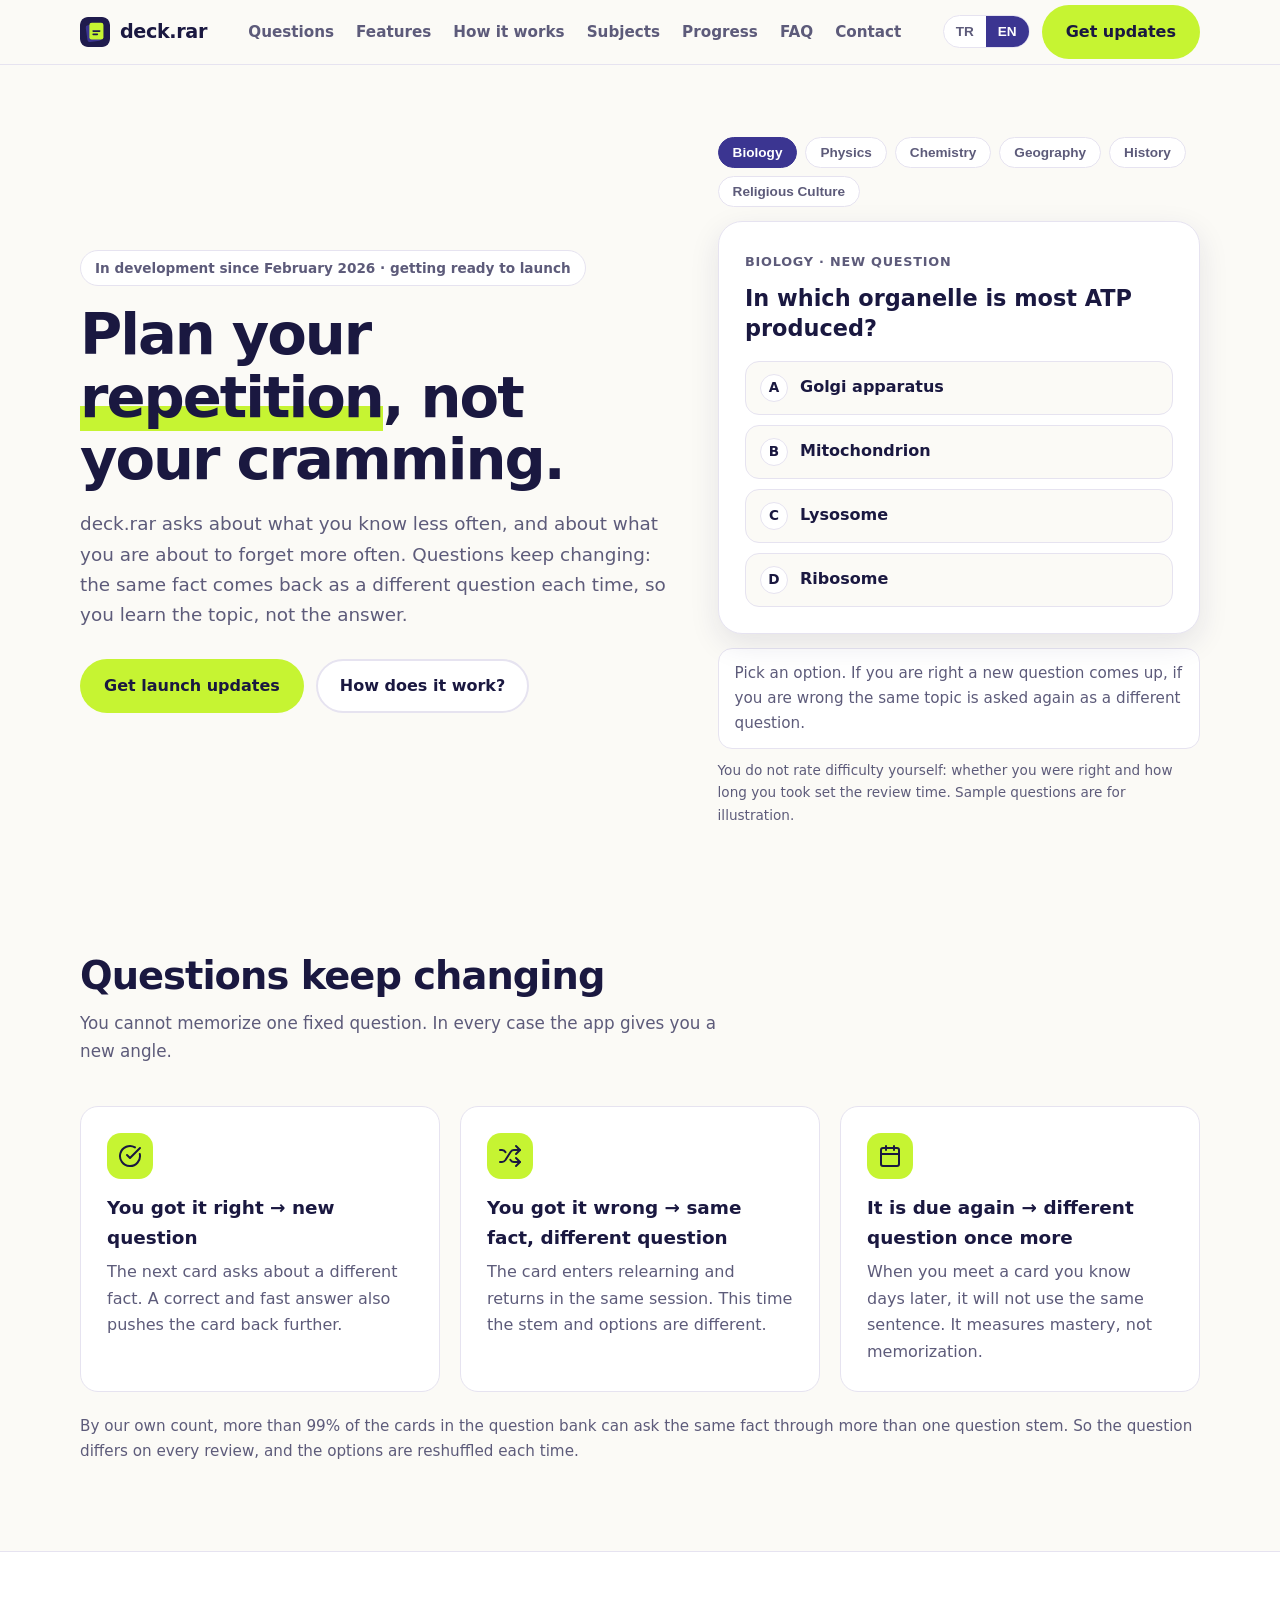
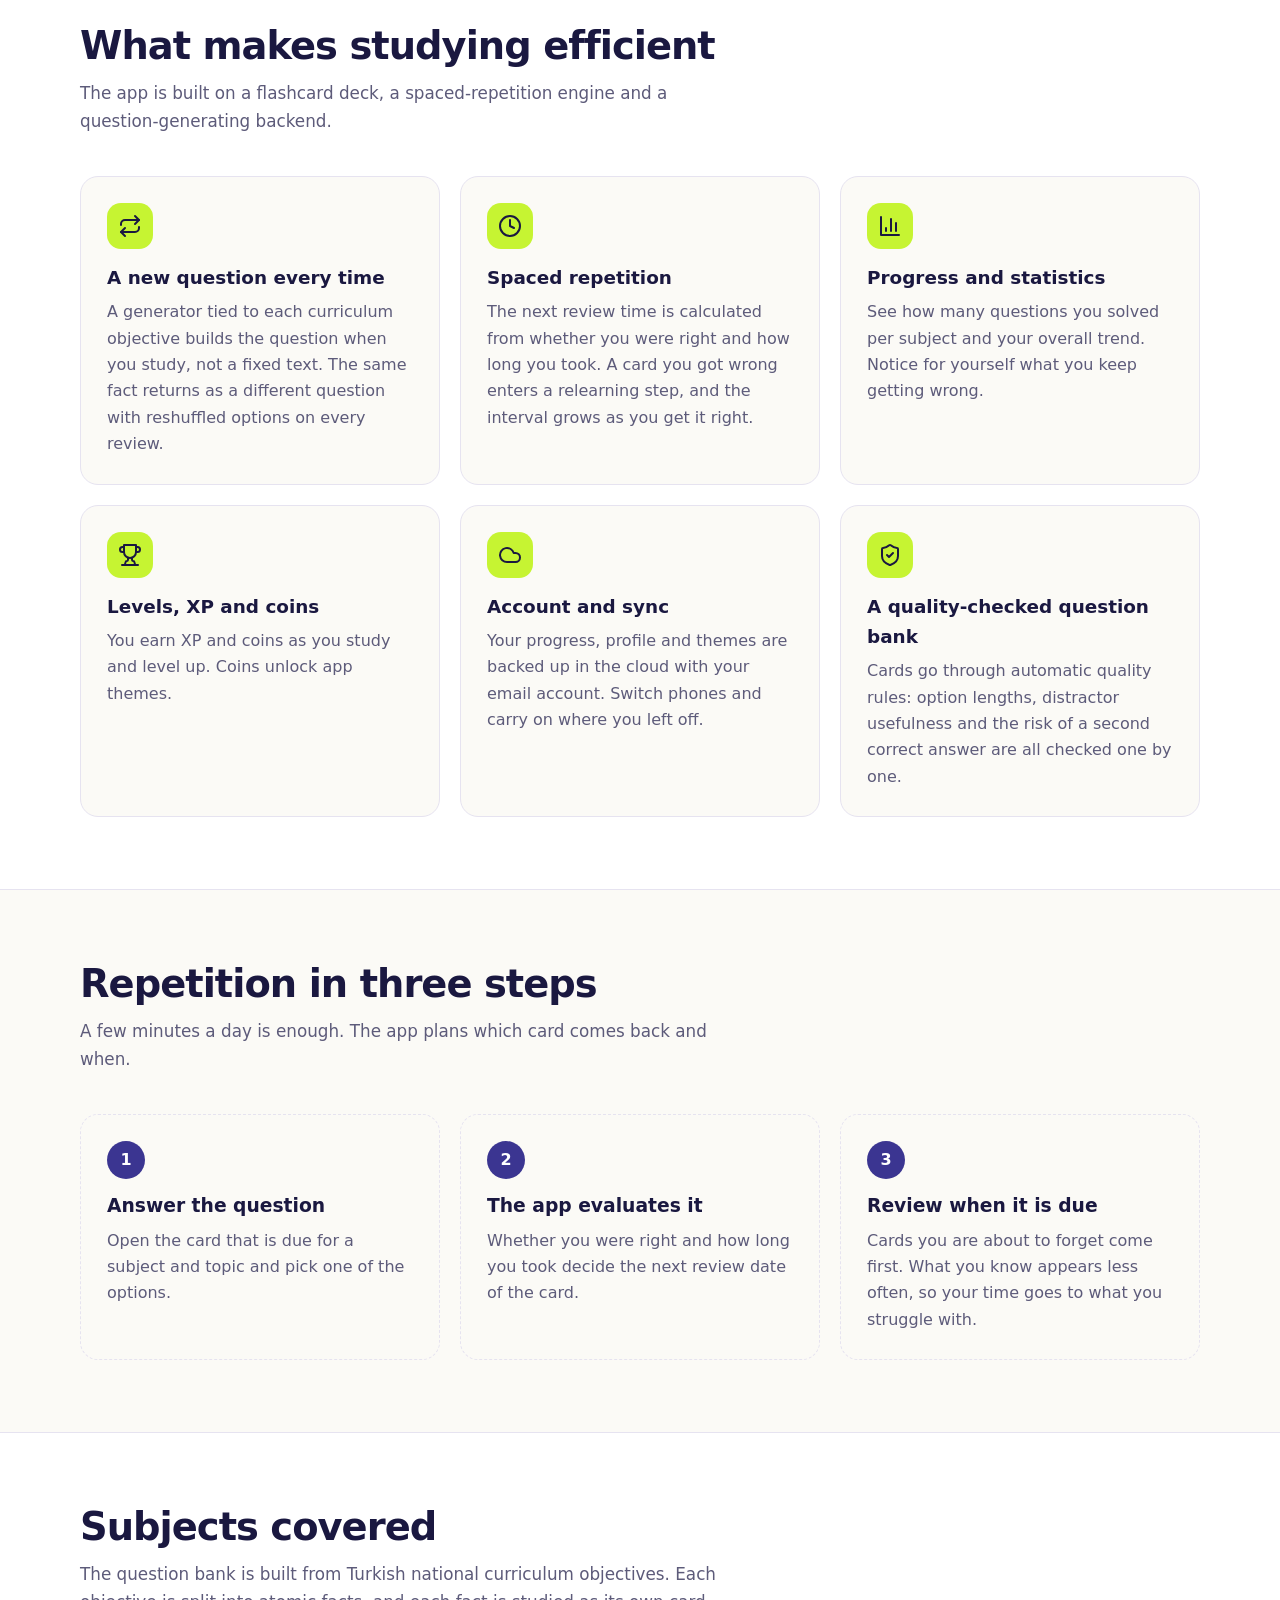
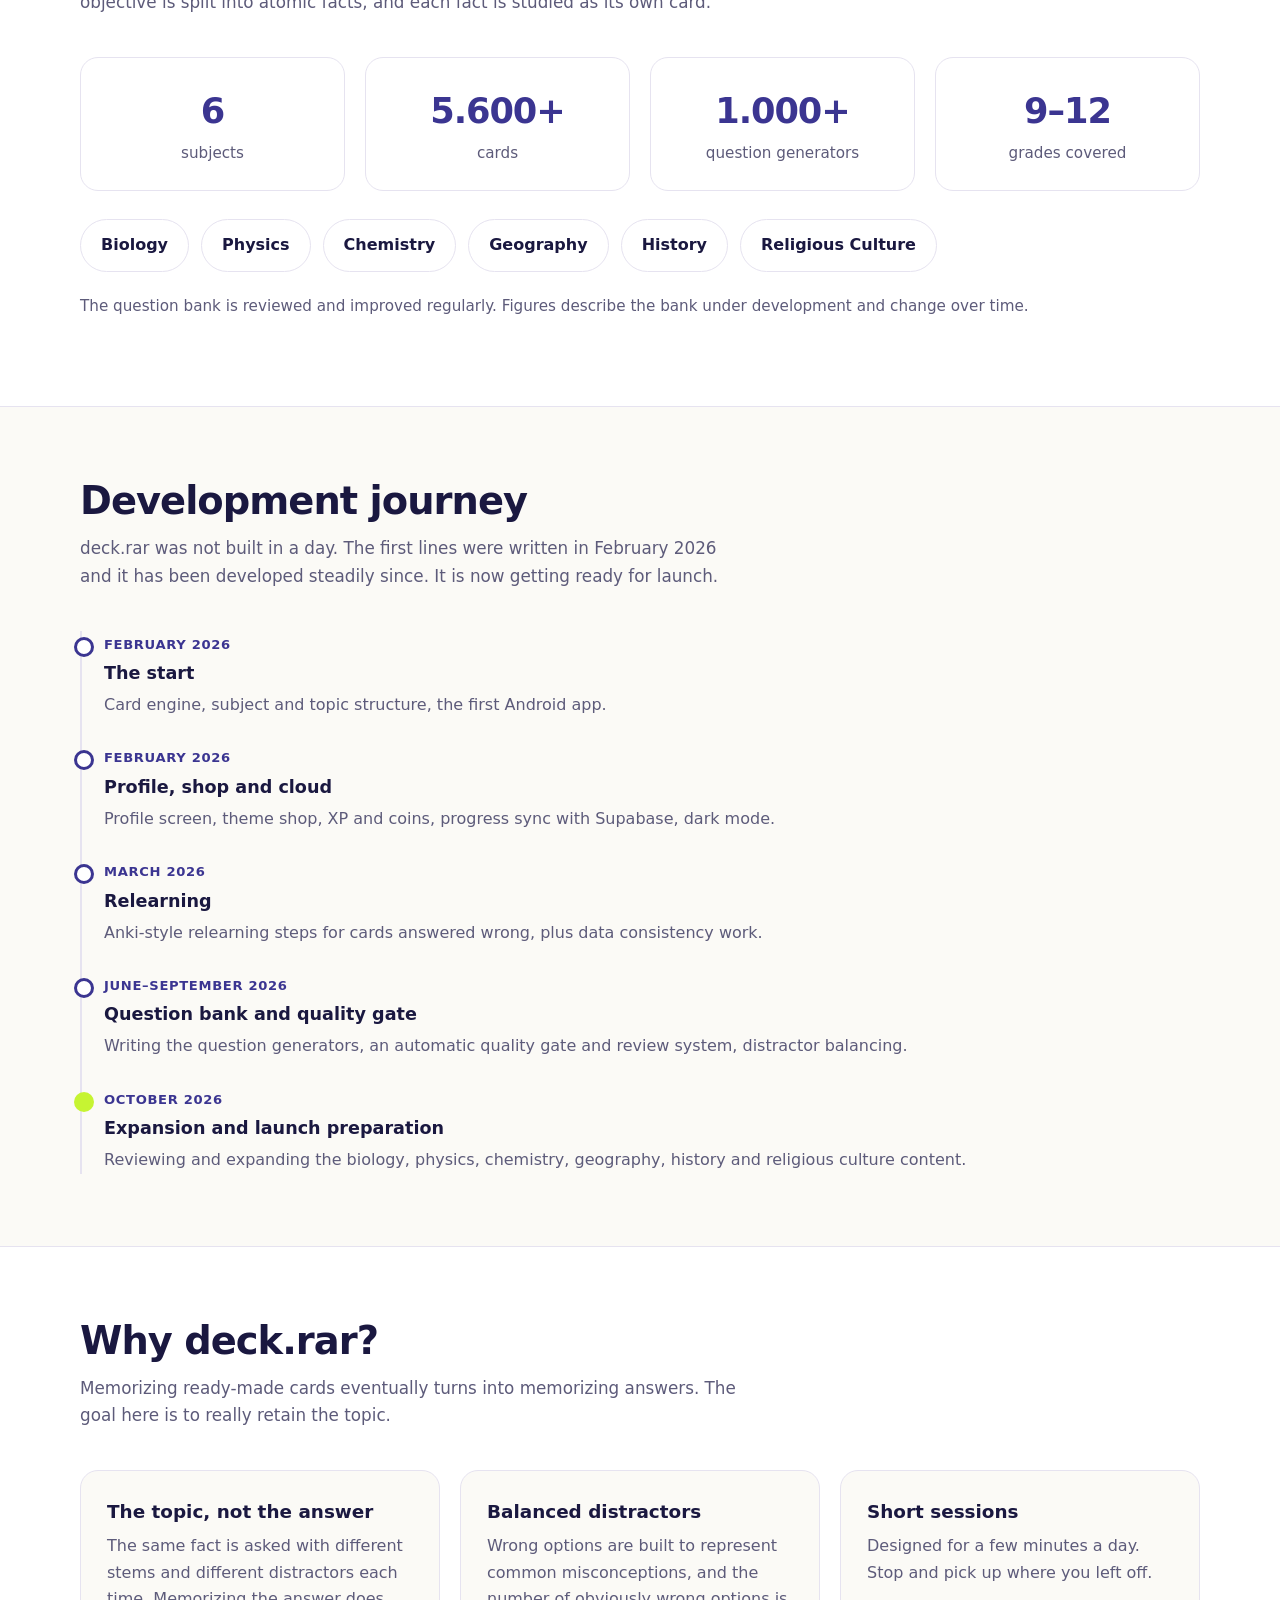
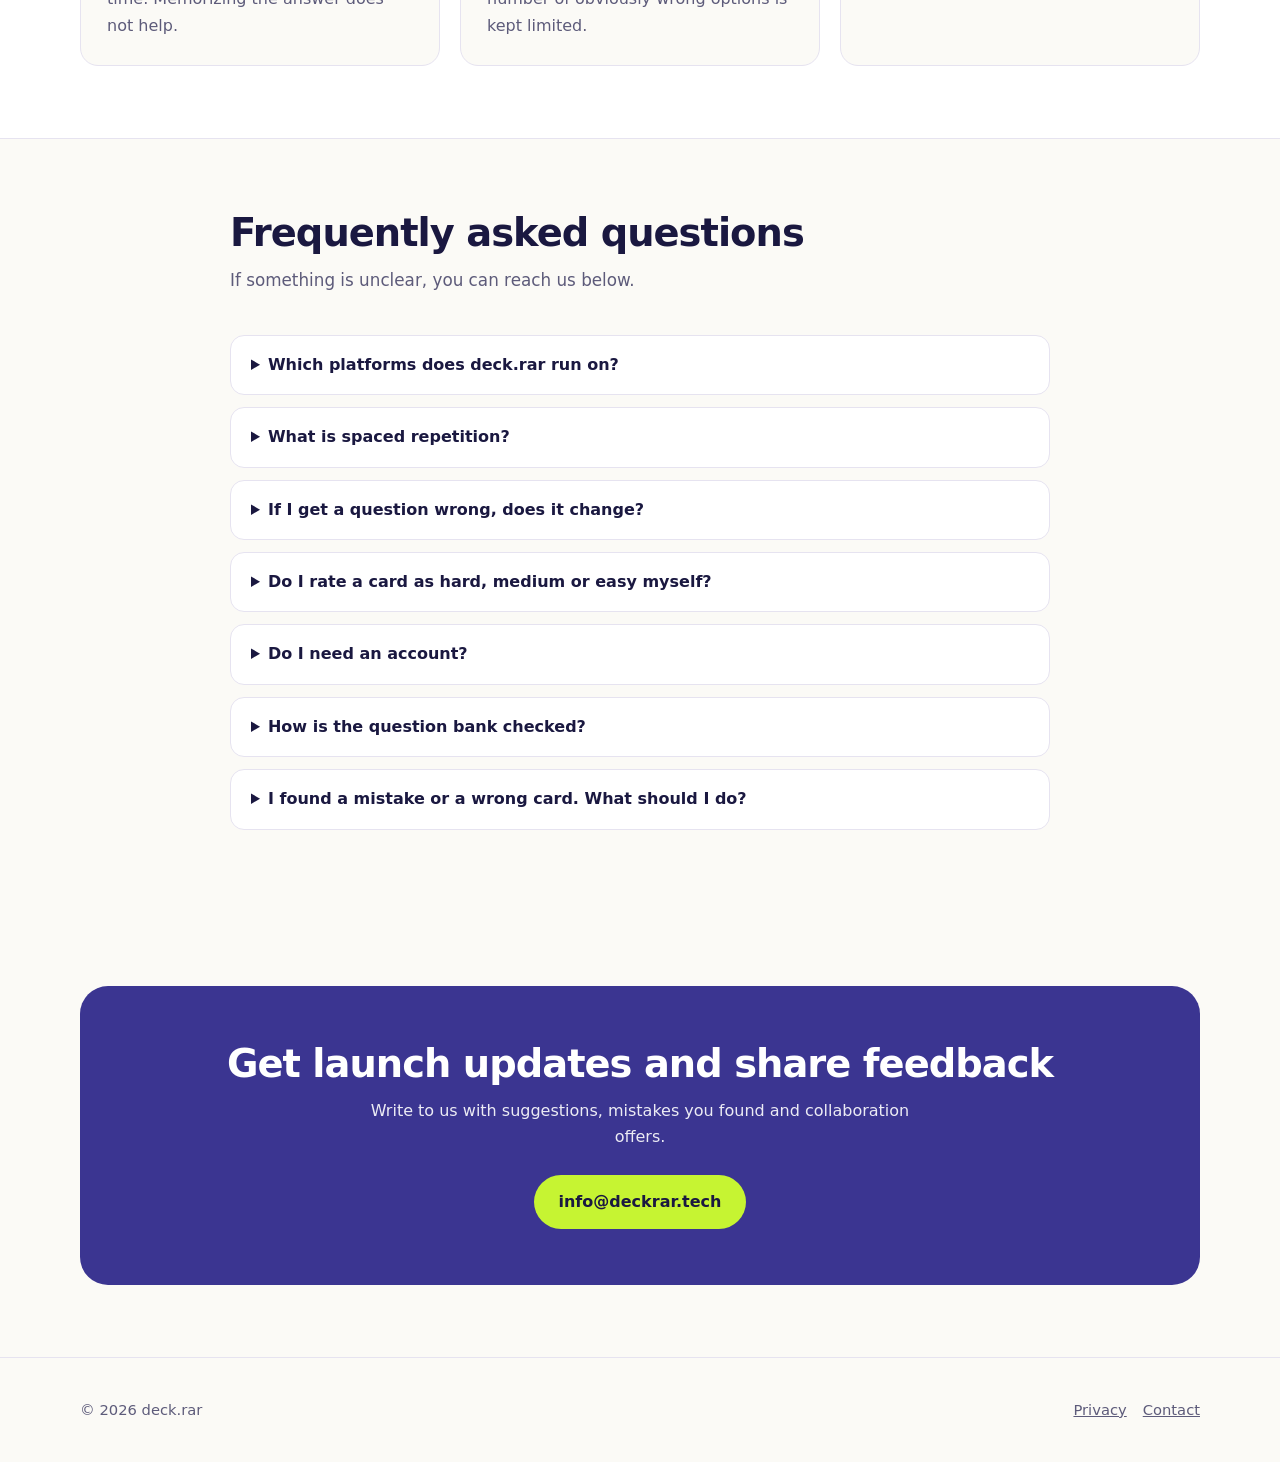
<file: index.html>
<!doctype html>
<html lang="tr">
<head>
<meta charset="utf-8">
<meta name="viewport" content="width=device-width,initial-scale=1">
<title>deck.rar · YKS için aralıklı tekrar kartları</title>
<meta name="description" content="deck.rar, YKS'ye hazırlananlar için her seferinde yeniden üretilen sorularla aralıklı tekrar yapan Android flashcard uygulamasıdır.">
<link rel="icon" href="favicon.svg" type="image/svg+xml">
<link rel="canonical" href="https://deckrar.tech/">
<meta property="og:title" content="deck.rar · YKS için aralıklı tekrar kartları">
<meta property="og:description" content="Her tekrarda yeniden üretilen sorular, aralıklı tekrar, ilerleme takibi.">
<meta property="og:type" content="website">
<meta property="og:url" content="https://deckrar.tech/">
<link rel="stylesheet" href="style.css">
<script src="i18n.js" defer></script>
<script src="demo.js" defer></script>
</head>
<body>
<header class="nav">
  <div class="wrap">
    <a class="logo" href="#top"><img src="favicon.svg" alt="">deck.rar</a>
    <nav><ul>
      <li><a href="#degisir" data-i18n="nav.changes">Sorular</a></li>
      <li><a href="#ozellikler" data-i18n="nav.features">Özellikler</a></li>
      <li><a href="#nasil" data-i18n="nav.how">Nasıl çalışır</a></li>
      <li><a href="#dersler" data-i18n="nav.subjects">Dersler</a></li>
      <li><a href="#gelisim" data-i18n="nav.journey">Gelişim</a></li>
      <li><a href="#sss" data-i18n="nav.faq">SSS</a></li>
      <li><a href="#iletisim" data-i18n="nav.contact">İletişim</a></li>
    </ul></nav>
    <div class="nav-right">
      <div class="lang" role="group" aria-label="Language">
        <button type="button" data-lang-btn="tr" aria-pressed="true">TR</button>
        <button type="button" data-lang-btn="en" aria-pressed="false">EN</button>
      </div>
      <a class="btn btn-primary" href="#iletisim" data-i18n="nav.cta">Haberdar ol</a>
    </div>
  </div>
</header>

<main id="top" class="wrap">
  <div class="hero">
    <div>
      <span class="eyebrow" data-i18n="hero.badge">Şubat 2026'dan beri geliştiriliyor · yayına hazırlanıyor</span>
      <h1><span data-i18n="hero.h1a">Ezberi değil, </span><em data-i18n="hero.h1b">tekrarı</em><span data-i18n="hero.h1c"> planla.</span></h1>
      <p class="lead" data-i18n="hero.lead">deck.rar, bildiğin konuyu seyrek, unutmaya yaklaştığın konuyu sık sorar. Kartların çoğu her açılışta yeniden üretilir, böylece cevabı değil konuyu öğrenirsin.</p>
      <div class="cta">
        <a class="btn btn-primary" href="#iletisim" data-i18n="hero.cta1">Gelişmelerden haberdar ol</a>
        <a class="btn btn-ghost" href="#nasil" data-i18n="hero.cta2">Nasıl çalışır?</a>
      </div>
    </div>
    <div class="demo">
      <div class="subj-tabs" role="group" aria-label="Ders / Subject">
        <button type="button" data-subj="bio" aria-pressed="true" data-i18n="sub.bio">Biyoloji</button>
        <button type="button" data-subj="fiz" aria-pressed="false" data-i18n="sub.phy">Fizik</button>
        <button type="button" data-subj="kim" aria-pressed="false" data-i18n="sub.chem">Kimya</button>
        <button type="button" data-subj="cog" aria-pressed="false" data-i18n="sub.geo">Coğrafya</button>
        <button type="button" data-subj="tar" aria-pressed="false" data-i18n="sub.hist">Tarih</button>
        <button type="button" data-subj="din" aria-pressed="false" data-i18n="sub.rel">Din Kültürü</button>
      </div>
      <div class="qcard" id="qcard">
        <span class="tag" id="qtag"></span>
        <p class="q" id="qtext"></p>
        <div class="opts" id="opts"></div>
      </div>
      <div class="result" id="result" aria-live="polite"></div>
      <p class="rate-note" data-i18n="demo.note">Zorluğu sen işaretlemezsin: cevabın doğruluğu ve süresi tekrar zamanını belirler. Örnek sorular tanıtım içindir.</p>
    </div>
  </div>
</main>

<section id="degisir">
  <div class="wrap">
    <h2 data-i18n="al.h2">Sorular hep değişir</h2>
    <p class="sub" data-i18n="al.sub">Aynı soruyu iki kez ezberleyemezsin. Her durumda uygulama sana yeni bir bakış açısı verir.</p>
    <div class="grid">
      <div class="feat"><div class="ico"><svg viewBox="0 0 24 24" width="24" height="24" aria-hidden="true" focusable="false"><path d="M21.801 10A10 10 0 1 1 17 3.335"/><path d="m9 11 3 3L22 4"/></svg></div><h3 data-i18n="al1.h">Doğru bildin → yeni soru</h3><p data-i18n="al1.p">Sıradaki kart farklı bir olguyu sorar. Doğru ve hızlı cevap kartın dönüşünü de geciktirir.</p></div>
      <div class="feat"><div class="ico"><svg viewBox="0 0 24 24" width="24" height="24" aria-hidden="true" focusable="false"><path d="m18 14 4 4-4 4"/><path d="m18 2 4 4-4 4"/><path d="M2 18h1.973a4 4 0 0 0 3.3-1.7l5.454-8.6a4 4 0 0 1 3.3-1.7H22"/><path d="M2 6h1.972a4 4 0 0 1 3.6 2.2"/><path d="M22 18h-6.041a4 4 0 0 1-3.3-1.8l-.359-.45"/></svg></div><h3 data-i18n="al2.h">Yanlış bildin → aynı olgu, farklı soru</h3><p data-i18n="al2.p">Kart tekrar öğrenme aşamasına girer ve aynı oturumda yeniden gelir. Bu sefer soru kökü ve şıklar farklıdır.</p></div>
      <div class="feat"><div class="ico"><svg viewBox="0 0 24 24" width="24" height="24" aria-hidden="true" focusable="false"><path d="M8 2v4"/><path d="M16 2v4"/><rect width="18" height="18" x="3" y="4" rx="2"/><path d="M3 10h18"/></svg></div><h3 data-i18n="al3.h">Tekrar vakti geldi → yine farklı soru</h3><p data-i18n="al3.p">Bildiğin kartı günler sonra gördüğünde de aynı cümleyle karşılaşmazsın. Ezber değil, konu hakimiyeti ölçülür.</p></div>
    </div>
    <p class="note" data-i18n="al.note">Ölçümümüze göre soru bankasındaki kartların %99'undan fazlasında aynı olgu birden çok soru köküyle sorulabiliyor. Bu yüzden her tekrarda soru farklı gelir, şıklar ise her seferinde yeniden karışır.</p>
  </div>
</section>

<section class="alt" id="ozellikler">
  <div class="wrap">
    <h2 data-i18n="feat.h2">Çalışmayı verimli yapan şeyler</h2>
    <p class="sub" data-i18n="feat.sub">Uygulamanın temelinde kart destesi, aralıklı tekrar motoru ve soru üreten bir altyapı var.</p>
    <div class="grid">
      <div class="feat"><div class="ico"><svg viewBox="0 0 24 24" width="24" height="24" aria-hidden="true" focusable="false"><path d="m17 2 4 4-4 4"/><path d="M3 11v-1a4 4 0 0 1 4-4h14"/><path d="m7 22-4-4 4-4"/><path d="M21 13v1a4 4 0 0 1-4 4H3"/></svg></div><h3 data-i18n="f1.h">Her seferinde yeni soru</h3><p data-i18n="f1.p">Soruyu veritabanı değil, kazanıma bağlı bir üretici kod çalışma anında oluşturur. Aynı kart her açılışta farklı şıklarla gelir, kartın türüne göre soru metni de değişebilir.</p></div>
      <div class="feat"><div class="ico"><svg viewBox="0 0 24 24" width="24" height="24" aria-hidden="true" focusable="false"><circle cx="12" cy="12" r="10"/><path d="M12 6v6l4 2"/></svg></div><h3 data-i18n="f2.h">Aralıklı tekrar</h3><p data-i18n="f2.p">Her cevabın doğruluğuna ve süresine göre bir sonraki tekrar zamanı hesaplanır. Yanlış bildiğin kart yeniden öğrenme adımına girer, doğru bildikçe aralık uzar.</p></div>
      <div class="feat"><div class="ico"><svg viewBox="0 0 24 24" width="24" height="24" aria-hidden="true" focusable="false"><path d="M3 3v18h18"/><path d="M18 17V9"/><path d="M13 17V5"/><path d="M8 17v-3"/></svg></div><h3 data-i18n="f3.h">İlerleme ve istatistik</h3><p data-i18n="f3.p">Ders bazında çözülen soru sayısını ve genel gidişini ekranda gör. Neyi sık yanlış yaptığını kendin fark et.</p></div>
      <div class="feat"><div class="ico"><svg viewBox="0 0 24 24" width="24" height="24" aria-hidden="true" focusable="false"><path d="M6 9H4.5a2.5 2.5 0 0 1 0-5H6"/><path d="M18 9h1.5a2.5 2.5 0 0 0 0-5H18"/><path d="M4 22h16"/><path d="M10 14.66V17c0 .55-.47.98-1.97 1.21C7.85 18.75 7 20.24 7 22"/><path d="M14 14.66V17c0 .55.47.98 1.97 1.21C16.15 18.75 17 20.24 17 22"/><path d="M18 2H6v7a6 6 0 0 0 12 0V2Z"/></svg></div><h3 data-i18n="f4.h">Seviye, XP ve coin</h3><p data-i18n="f4.p">Çalıştıkça XP ve coin kazanırsın, seviye atlarsın. Coin ile uygulama temalarını açabilirsin.</p></div>
      <div class="feat"><div class="ico"><svg viewBox="0 0 24 24" width="24" height="24" aria-hidden="true" focusable="false"><path d="M17.5 19H9a7 7 0 1 1 6.71-9h1.79a4.5 4.5 0 1 1 0 9Z"/></svg></div><h3 data-i18n="f5.h">Hesap ve senkronizasyon</h3><p data-i18n="f5.p">E-posta hesabınla ilerlemen, profilin ve temaların bulutta yedeklenir. Telefon değiştirsen de kaldığın yerden devam edersin.</p></div>
      <div class="feat"><div class="ico"><svg viewBox="0 0 24 24" width="24" height="24" aria-hidden="true" focusable="false"><path d="M20 13c0 5-3.5 7.5-7.66 8.95a1 1 0 0 1-.67-.01C7.5 20.5 4 18 4 13V6a1 1 0 0 1 1-1c2 0 4.5-1.2 6.24-2.72a1.17 1.17 0 0 1 1.52 0C14.51 3.81 17 5 19 5a1 1 0 0 1 1 1z"/><path d="m9 12 2 2 4-4"/></svg></div><h3 data-i18n="f6.h">Kalite kontrollü soru bankası</h3><p data-i18n="f6.p">Kartlar otomatik kalite kurallarından geçer: şık uzunlukları, çeldirici işlevi, ikinci doğru cevap riski gibi sorunlar tek tek denetlenir.</p></div>
    </div>
  </div>
</section>

<section id="nasil">
  <div class="wrap">
    <h2 data-i18n="how.h2">Üç adımda tekrar</h2>
    <p class="sub" data-i18n="how.sub">Her gün birkaç dakika yeter. Hangi kartın ne zaman geleceğini uygulama planlar.</p>
    <div class="steps">
      <div class="step"><h3 data-i18n="s1.h">Soruyu çöz</h3><p data-i18n="s1.p">Ders ve konuya göre sana sıra gelen kartı aç, şıklardan birini seç.</p></div>
      <div class="step"><h3 data-i18n="s2.h">Uygulama değerlendirir</h3><p data-i18n="s2.p">Doğru ya da yanlış olması ve ne kadar sürede cevapladığın, kartın bir sonraki tekrar tarihini belirler.</p></div>
      <div class="step"><h3 data-i18n="s3.h">Zamanı gelince tekrarla</h3><p data-i18n="s3.p">Unutmaya yaklaştığın kartlar öne gelir. Bildiklerin seyrekleşir, çalışma süren zorlandığın konulara gider.</p></div>
    </div>
  </div>
</section>

<section class="alt" id="dersler">
  <div class="wrap">
    <h2 data-i18n="sub.h2">Kapsanan dersler</h2>
    <p class="sub" data-i18n="sub.sub">Soru bankası MEB kazanımlarına göre kurulur. Her kazanım atomik olgulara bölünür ve bu olguların her biri ayrı bir kart olarak çalışılır.</p>
    <div class="stats">
      <div class="stat"><b>6</b><span data-i18n="st1">ders</span></div>
      <div class="stat"><b>5.600+</b><span data-i18n="st2">kart</span></div>
      <div class="stat"><b>1.000+</b><span data-i18n="st3">soru üretici</span></div>
      <div class="stat"><b>9–12</b><span data-i18n="st4">sınıf kazanımları</span></div>
    </div>
    <div class="chips" style="margin-top:28px">
      <span class="chip" data-i18n="sub.bio">Biyoloji</span><span class="chip" data-i18n="sub.phy">Fizik</span><span class="chip" data-i18n="sub.chem">Kimya</span>
      <span class="chip" data-i18n="sub.geo">Coğrafya</span><span class="chip" data-i18n="sub.hist">Tarih</span><span class="chip" data-i18n="sub.rel">Din Kültürü</span>
    </div>
    <p class="note" data-i18n="sub.note">Soru bankası düzenli olarak denetlenip iyileştirilir. Sayılar geliştirme aşamasındaki bankaya aittir ve zamanla değişir.</p>
  </div>
</section>

<section id="gelisim">
  <div class="wrap">
    <h2 data-i18n="j.h2">Gelişim süreci</h2>
    <p class="sub" data-i18n="j.sub">deck.rar bir günde yapılmış bir proje değil. İlk satırları Şubat 2026'da yazıldı ve düzenli olarak geliştirilmeye devam ediyor. Şu anda yayına hazırlık aşamasında.</p>
    <ol class="timeline">
      <li><span class="when" data-i18n="j1.d">Şubat 2026</span><h3 data-i18n="j1.h">Başlangıç</h3><p data-i18n="j1.p">Kart motoru, ders ve konu yapısı, ilk Android uygulaması.</p></li>
      <li><span class="when" data-i18n="j2.d">Şubat 2026</span><h3 data-i18n="j2.h">Profil, mağaza ve bulut</h3><p data-i18n="j2.p">Profil ekranı, tema mağazası, XP ve coin, Supabase ile ilerleme senkronizasyonu, koyu tema.</p></li>
      <li><span class="when" data-i18n="j3.d">Mart 2026</span><h3 data-i18n="j3.h">Yeniden öğrenme</h3><p data-i18n="j3.p">Yanlış bilinen kartlar için Anki tarzı yeniden öğrenme adımları ve veri tutarlılığı çalışmaları.</p></li>
      <li><span class="when" data-i18n="j4.d">Haziran–Eylül 2026</span><h3 data-i18n="j4.h">Soru bankası ve kalite kapısı</h3><p data-i18n="j4.p">Soru üreticilerinin yazılması, otomatik kalite kapısı ve inceleme sistemi, çeldirici dengeleme.</p></li>
      <li class="now"><span class="when" data-i18n="j5.d">Ekim 2026</span><h3 data-i18n="j5.h">Genişleme ve yayına hazırlık</h3><p data-i18n="j5.p">Biyoloji, fizik, kimya, coğrafya, tarih ve din kültürü içeriğinin denetimi ve genişletilmesi.</p></li>
    </ol>
  </div>
</section>

<section class="alt" id="neden">
  <div class="wrap">
    <h2 data-i18n="why.h2">Neden deck.rar?</h2>
    <p class="sub" data-i18n="why.sub">Hazır kartı ezberlemek bir noktada cevabı ezberlemeye dönüşür. Burada amaç konuyu gerçekten tutmak.</p>
    <div class="grid">
      <div class="feat"><h3 data-i18n="w1.h">Cevap değil konu</h3><p data-i18n="w1.p">Üretilen sorular aynı olguyu farklı köklerle ve farklı çeldiricilerle sorar.</p></div>
      <div class="feat"><h3 data-i18n="w2.h">Dengeli çeldiriciler</h3><p data-i18n="w2.p">Yanlış şıklar bilinen yanılgıları temsil edecek şekilde kurulur, "bariz yanlış" şık sayısı sınırlı tutulur.</p></div>
      <div class="feat"><h3 data-i18n="w3.h">Kısa oturumlar</h3><p data-i18n="w3.p">Günlük birkaç dakikalık çalışma için tasarlandı. Bırakıp kaldığın yerden devam edersin.</p></div>
    </div>
  </div>
</section>

<section id="sss">
  <div class="wrap" style="max-width:820px">
    <h2 data-i18n="faq.h2">Sık sorulanlar</h2>
    <p class="sub" data-i18n="faq.sub">Aklına takılan bir şey varsa aşağıdan ulaşabilirsin.</p>
    <details><summary data-i18n="q1">deck.rar hangi platformlarda çalışıyor?</summary><p data-i18n="a1">Şu an Android için geliştirilmektedir ve yayına hazırlanmaktadır. Çıkış duyurusu ve mağaza bağlantısı hazır olduğunda bu sayfada yer alacak.</p></details>
    <details><summary data-i18n="q2">Aralıklı tekrar nedir?</summary><p data-i18n="a2">Bir bilgiyi unutmaya yaklaştığın anda tekrar etmeye dayanan bir çalışma yöntemidir. Uygulama, cevabının doğruluğuna ve süresine göre her kartın bir sonraki gösterim zamanını hesaplar.</p></details>
    <details><summary data-i18n="q3">Yanlış bilirsem soru değişiyor mu?</summary><p data-i18n="a3">Kart aynı oturumda yeniden sorulur ve tekrar öğrenme aşamasına girer. Kart yeniden üretildiği için şıklar yeniden karışır. Soru metninin de değişip değişmeyeceği kartın türüne bağlıdır: bazı kartlar sabit bir soruyu, bazıları her seferinde farklı üretilmiş bir soruyu sorar.</p></details>
    <details><summary data-i18n="q4">Zor, orta, kolay seçeneğini ben mi işaretliyorum?</summary><p data-i18n="a4">Hayır. Cevabın doğru olup olmadığı ve ne kadar sürede verdiğin, kartın bir sonraki tekrar zamanını belirler.</p></details>
    <details><summary data-i18n="q5">Hesap açmam gerekiyor mu?</summary><p data-i18n-html="a5h">E-posta hesabı ilerlemeni, profilini ve temalarını bulutta yedeklemek için kullanılır. Ayrıntılar için <a href="gizlilik.html">gizlilik sayfasına</a> bakabilirsin.</p></details>
    <details><summary data-i18n="q6">Soru bankası nasıl denetleniyor?</summary><p data-i18n="a6">Kartlar otomatik kalite kurallarından geçer: şık uzunlukları, çeldirici işlevi, mutlak sözcük kullanımı gibi ölçütler her kart için kontrol edilir. Ayrıca kartlar anlamsal olarak da incelenir. Bir hata bulursan bize yaz.</p></details>
    <details><summary data-i18n="q7">Hata ya da yanlış bir kart gördüm, ne yapayım?</summary><p data-i18n-html="a7h">Kartın dersini, konusunu ve ekranda gördüğün metni <a href="mailto:info@deckrar.tech">info@deckrar.tech</a> adresine gönder, inceleyelim.</p></details>
  </div>
</section>

<section id="iletisim">
  <div class="wrap">
    <div class="final">
      <h2 data-i18n="c.h2">Çıkıştan haberdar ol, geri bildirimini paylaş</h2>
      <p data-i18n="c.p">Öneriler, bulduğun hatalar ve iş birliği teklifleri için bize yaz.</p>
      <a class="btn btn-primary" href="mailto:info@deckrar.tech">info@deckrar.tech</a>
    </div>
  </div>
</section>

<footer>
  <div class="wrap">
    <span>© <span id="yil">2026</span> deck.rar</span>
    <span><a href="gizlilik.html" data-i18n="foot.priv">Gizlilik</a><a href="#iletisim" data-i18n="foot.contact">İletişim</a></span>
  </div>
</footer>

<script>document.getElementById('yil').textContent=new Date().getFullYear();</script>
</body>
</html>
</file>
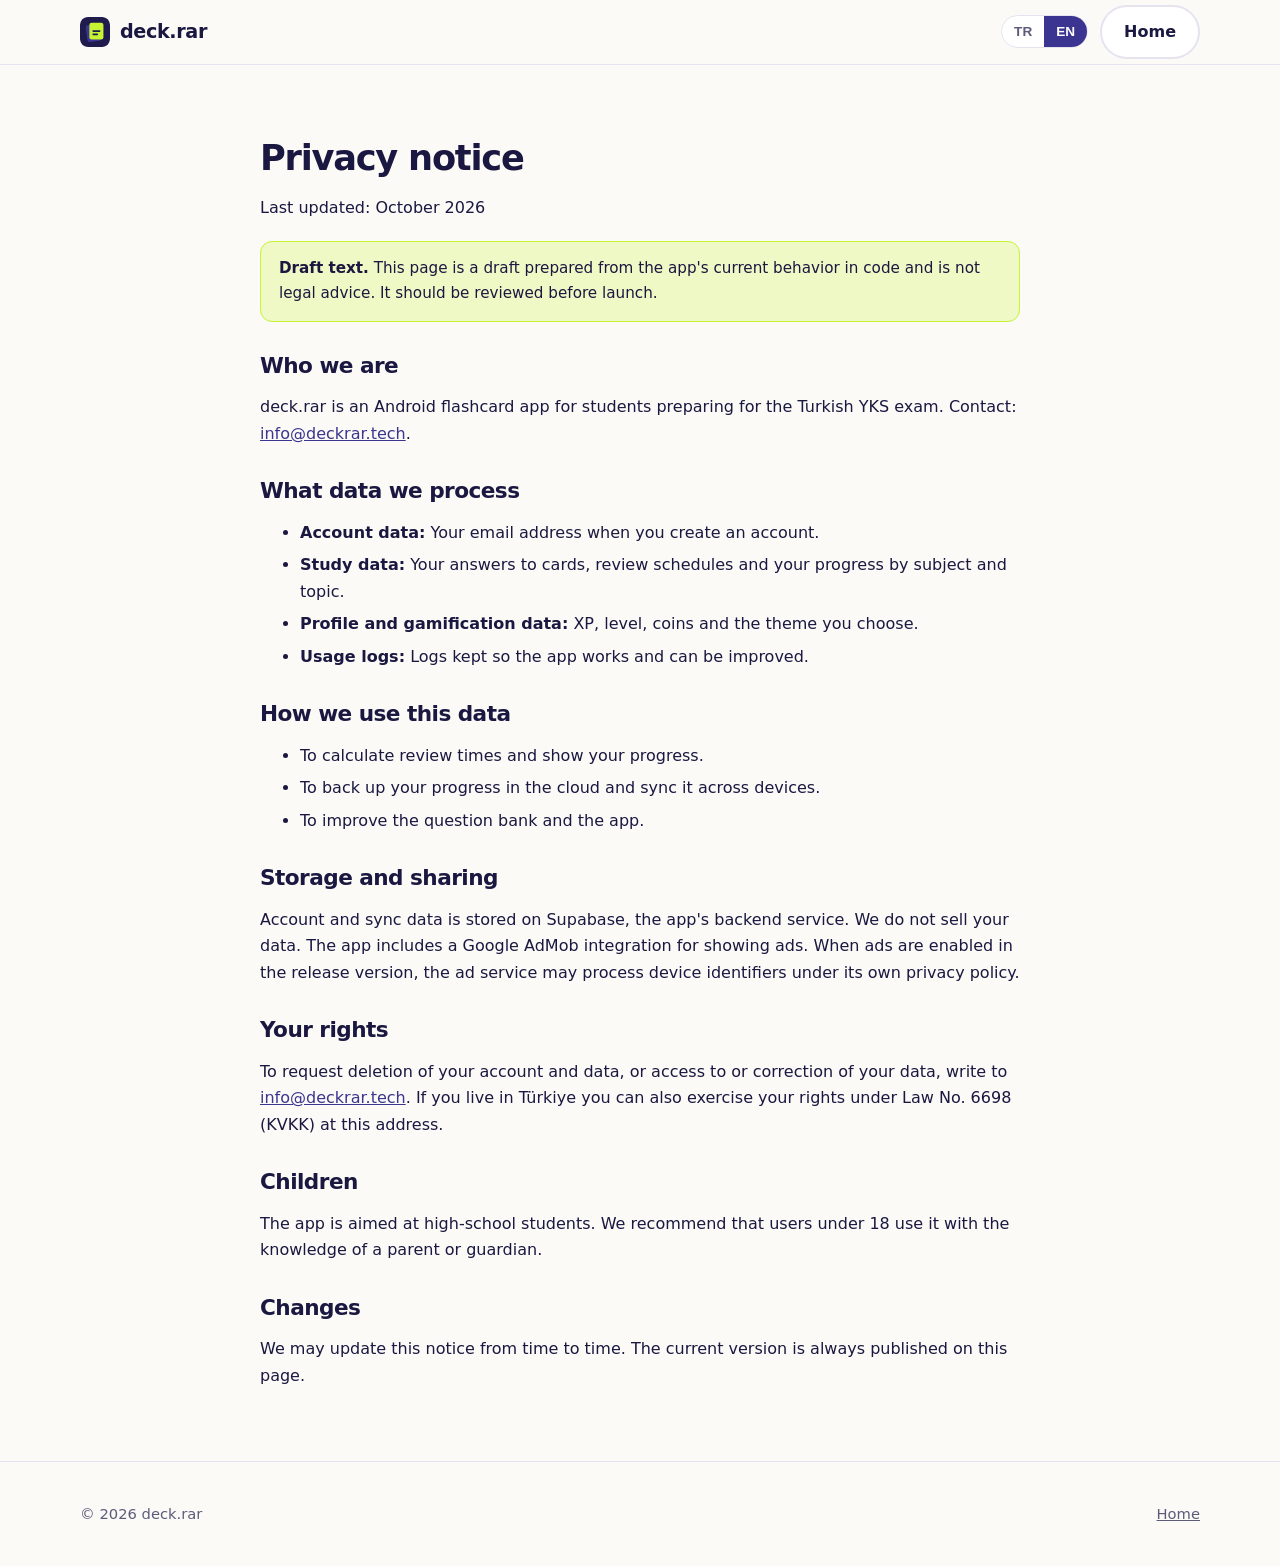
<file: gizlilik.html>
<!doctype html>
<html lang="tr">
<head>
<meta charset="utf-8">
<meta name="viewport" content="width=device-width,initial-scale=1">
<title>Gizlilik · deck.rar</title>
<meta name="description" content="deck.rar uygulaması ve web sitesi için gizlilik bilgilendirmesi.">
<link rel="icon" href="favicon.svg" type="image/svg+xml">
<link rel="canonical" href="https://deckrar.tech/gizlilik.html">
<link rel="stylesheet" href="style.css">
<script src="i18n.js" defer></script>
</head>
<body data-title="p.title">
<header class="nav"><div class="wrap">
  <a class="logo" href="./"><img src="favicon.svg" alt="">deck.rar</a>
  <div class="nav-right">
    <div class="lang" role="group" aria-label="Language">
      <button type="button" data-lang-btn="tr" aria-pressed="true">TR</button>
      <button type="button" data-lang-btn="en" aria-pressed="false">EN</button>
    </div>
    <a class="btn btn-ghost" href="./" data-i18n="p.back">Ana sayfa</a>
  </div>
</div></header>
<main class="wrap doc">
  <h1 data-i18n="p.h1">Gizlilik bilgilendirmesi</h1>
  <p data-i18n="p.upd">Son güncelleme: Ekim 2026</p>
  <div class="draft" data-i18n-html="p.draft"><b>Taslak metin.</b> Bu sayfa uygulamanın kodundaki mevcut davranışa göre hazırlanmış bir taslaktır, hukuki danışmanlık yerine geçmez. Yayına çıkmadan önce gözden geçirilmelidir.</div>

  <h2 data-i18n="p.h2a">Biz kimiz</h2>
  <p data-i18n-html="p.pa">deck.rar, YKS'ye hazırlananlar için geliştirilen bir Android flashcard uygulamasıdır. İletişim: <a href="mailto:info@deckrar.tech">info@deckrar.tech</a>.</p>

  <h2 data-i18n="p.h2b">Hangi verileri işliyoruz</h2>
  <ul>
    <li data-i18n-html="p.b1"><b>Hesap bilgisi:</b> Hesap oluşturduğunuzda e-posta adresiniz.</li>
    <li data-i18n-html="p.b2"><b>Çalışma verisi:</b> Kartlara verdiğiniz cevaplar, tekrar zamanlamaları, ders ve konu bazlı ilerlemeniz.</li>
    <li data-i18n-html="p.b3"><b>Profil ve oyunlaştırma verisi:</b> XP, seviye, coin ve seçtiğiniz tema.</li>
    <li data-i18n-html="p.b4"><b>Kullanım kayıtları:</b> Uygulamanın çalışması ve iyileştirilmesi için tutulan çalışma kayıtları.</li>
  </ul>

  <h2 data-i18n="p.h2c">Bu verileri nasıl kullanıyoruz</h2>
  <ul>
    <li data-i18n="p.u1">Tekrar zamanlarını hesaplamak ve ilerlemenizi göstermek için.</li>
    <li data-i18n="p.u2">İlerlemenizi bulutta yedekleyip cihazlar arasında senkronize etmek için.</li>
    <li data-i18n="p.u3">Soru bankasını ve uygulamayı iyileştirmek için.</li>
  </ul>

  <h2 data-i18n="p.h2d">Verilerin saklanması ve paylaşımı</h2>
  <p data-i18n="p.pd">Hesap ve senkronizasyon verileri, uygulamanın arka uç hizmeti olan Supabase üzerinde saklanır. Verilerinizi satmıyoruz. Uygulama, reklam gösterimi için Google AdMob entegrasyonu içerir. Reklamlar yayın sürümünde etkinleştirildiğinde, reklam hizmeti kendi gizlilik politikasına göre cihaz tanımlayıcıları işleyebilir.</p>

  <h2 data-i18n="p.h2e">Haklarınız</h2>
  <p data-i18n-html="p.pe">Hesabınızın ve verilerinizin silinmesini, verilerinize erişmeyi ya da düzeltmeyi talep etmek için <a href="mailto:info@deckrar.tech">info@deckrar.tech</a> adresine yazabilirsiniz. Türkiye'de yaşıyorsanız 6698 sayılı KVKK kapsamındaki haklarınızı da bu adresten kullanabilirsiniz.</p>

  <h2 data-i18n="p.h2f">Çocuklar</h2>
  <p data-i18n="p.pf">Uygulama lise öğrencilerine yöneliktir. 18 yaşından küçük kullanıcıların ebeveyn ya da vasi bilgisi dahilinde kullanmasını öneririz.</p>

  <h2 data-i18n="p.h2g">Değişiklikler</h2>
  <p data-i18n="p.pg">Bu bilgilendirmeyi zaman zaman güncelleyebiliriz. Güncel sürüm her zaman bu sayfada yayınlanır.</p>
</main>
<footer><div class="wrap"><span>© <span id="yil">2026</span> deck.rar</span><span><a href="./" data-i18n="p.back">Ana sayfa</a></span></div></footer>
<script>document.getElementById('yil').textContent=new Date().getFullYear();</script>
</body>
</html>
</file>
<file: style.css>
:root{--bg:#fbfaf6;--surface:#fff;--ink:#1a1840;--muted:#5d5b7a;--line:#e6e3f0;--brand:#3b3591;--brand-ink:#fff;--accent:#c6f432;--accent-ink:#1a1840;--shadow:0 10px 30px rgba(31,27,77,.10);--radius:18px}
@media (prefers-color-scheme:dark){:root:not([data-theme="light"]){--bg:#12112b;--surface:#1b1a3d;--ink:#f1f0fb;--muted:#a9a7c9;--line:#2c2a58;--brand:#8e87ff;--brand-ink:#12112b;--accent:#c6f432;--accent-ink:#12112b;--shadow:0 10px 30px rgba(0,0,0,.35)}}
:root[data-theme="dark"]{--bg:#12112b;--surface:#1b1a3d;--ink:#f1f0fb;--muted:#a9a7c9;--line:#2c2a58;--brand:#8e87ff;--brand-ink:#12112b;--accent:#c6f432;--accent-ink:#12112b;--shadow:0 10px 30px rgba(0,0,0,.35)}
*{box-sizing:border-box}html{scroll-behavior:smooth}
body{margin:0;background:var(--bg);color:var(--ink);font:16px/1.65 system-ui,-apple-system,"Segoe UI",Roboto,sans-serif;-webkit-font-smoothing:antialiased}
a{color:var(--brand)}img,svg{max-width:100%}
.wrap{width:min(1120px,100% - 32px);margin-inline:auto}
header.nav{position:sticky;top:0;z-index:10;background:color-mix(in srgb,var(--bg) 88%,transparent);backdrop-filter:blur(10px);border-bottom:1px solid var(--line)}
.nav .wrap{display:flex;align-items:center;justify-content:space-between;height:64px;gap:16px}
.logo{display:flex;align-items:center;gap:10px;font-weight:800;font-size:1.2rem;color:var(--ink);text-decoration:none;letter-spacing:-.02em}
.logo img{width:30px;height:30px;border-radius:8px}
.nav ul{display:flex;gap:22px;list-style:none;margin:0;padding:0}
.nav ul a{color:var(--muted);text-decoration:none;font-weight:600;font-size:.95rem}.nav ul a:hover{color:var(--ink)}
.btn{display:inline-flex;align-items:center;gap:8px;padding:12px 22px;border-radius:999px;font-weight:700;text-decoration:none;border:2px solid transparent;cursor:pointer;font-size:1rem}
.btn-primary{background:var(--accent);color:var(--accent-ink)}.btn-primary:hover{filter:brightness(.95)}
.btn-ghost{border-color:var(--line);color:var(--ink);background:var(--surface)}
.hero{padding:72px 0 56px;display:grid;grid-template-columns:1.1fr .9fr;gap:48px;align-items:center}
.eyebrow{display:inline-block;background:var(--surface);border:1px solid var(--line);color:var(--muted);padding:6px 14px;border-radius:999px;font-size:.85rem;font-weight:600}
h1{font-size:clamp(2.2rem,5vw,3.6rem);line-height:1.08;letter-spacing:-.035em;margin:18px 0}
h1 em{font-style:normal;background:linear-gradient(transparent 62%,var(--accent) 62%)}
.lead{font-size:1.15rem;color:var(--muted);max-width:52ch}
.cta{display:flex;flex-wrap:wrap;gap:12px;margin-top:28px}
.rate-note{font-size:.85rem;color:var(--muted);margin-top:10px;min-height:1.4em}
section{padding:72px 0}
section.alt{background:var(--surface);border-block:1px solid var(--line)}
h2{font-size:clamp(1.7rem,3.4vw,2.4rem);letter-spacing:-.025em;line-height:1.15;margin:0 0 12px}
.sub{color:var(--muted);max-width:62ch;margin:0 0 40px;font-size:1.05rem}
.grid{display:grid;gap:20px;grid-template-columns:repeat(3,1fr)}
.feat{background:var(--surface);border:1px solid var(--line);border-radius:var(--radius);padding:26px}
section.alt .feat{background:var(--bg)}
.ico{width:46px;height:46px;border-radius:14px;background:var(--accent);color:var(--accent-ink);display:grid;place-items:center;font-size:1.4rem;margin-bottom:14px}
.feat h3{margin:0 0 6px;font-size:1.15rem}.feat p{margin:0;color:var(--muted)}
.steps{counter-reset:s;display:grid;gap:20px;grid-template-columns:repeat(3,1fr)}
.step{position:relative;padding:26px;border-radius:var(--radius);border:1px dashed var(--line)}
.step::before{counter-increment:s;content:counter(s);display:grid;place-items:center;width:38px;height:38px;border-radius:50%;background:var(--brand);color:var(--brand-ink);font-weight:800;margin-bottom:12px}
.step h3{margin:0 0 6px}.step p{margin:0;color:var(--muted)}
.stats{display:grid;grid-template-columns:repeat(4,1fr);gap:20px}
.stat{text-align:center;padding:24px;border-radius:var(--radius);background:var(--surface);border:1px solid var(--line)}
.stat b{display:block;font-size:2.2rem;letter-spacing:-.03em;color:var(--brand)}.stat span{color:var(--muted);font-size:.95rem}
.chips{display:flex;flex-wrap:wrap;gap:12px}
.chip{padding:12px 20px;border-radius:999px;background:var(--surface);border:1px solid var(--line);font-weight:700}
.note{margin-top:22px;color:var(--muted);font-size:.95rem}
details{background:var(--surface);border:1px solid var(--line);border-radius:14px;padding:16px 20px;margin-bottom:12px}
details summary{cursor:pointer;font-weight:700}details p{margin:10px 0 0;color:var(--muted)}
.final{text-align:center;background:var(--brand);color:var(--brand-ink);border-radius:28px;padding:56px 24px}
.final h2{color:inherit}.final p{max-width:56ch;margin:0 auto 24px;opacity:.9}
footer{padding:40px 0;color:var(--muted);font-size:.92rem;border-top:1px solid var(--line)}
footer .wrap{display:flex;flex-wrap:wrap;justify-content:space-between;gap:12px}
footer a{color:var(--muted);margin-left:16px}
.doc{padding:56px 0;max-width:760px}.doc h1{font-size:2.2rem}.doc h2{font-size:1.35rem;margin-top:32px}.doc li{margin-bottom:6px}
.draft{background:color-mix(in srgb,var(--accent) 25%,var(--bg));border:1px solid var(--accent);border-radius:12px;padding:14px 18px;margin:20px 0;font-size:.95rem}
@media(max-width:860px){.hero{grid-template-columns:1fr;padding-top:40px}.grid,.steps{grid-template-columns:1fr}.stats{grid-template-columns:repeat(2,1fr)}.nav ul{display:none}}
@media(prefers-reduced-motion:reduce){html{scroll-behavior:auto}}

.nav-right{display:flex;align-items:center;gap:12px}
.lang{display:inline-flex;border:1px solid var(--line);border-radius:999px;overflow:hidden;background:var(--surface)}
.lang button{border:0;background:none;color:var(--muted);font-weight:700;padding:8px 12px;cursor:pointer;font-size:.85rem}
.lang button[aria-pressed="true"]{background:var(--brand);color:var(--brand-ink)}
.qcard{background:var(--surface);border:1px solid var(--line);border-radius:24px;padding:26px;box-shadow:var(--shadow)}
.tag{font-size:.8rem;font-weight:700;letter-spacing:.06em;text-transform:uppercase;color:var(--muted)}
.q{font-size:1.4rem;font-weight:700;line-height:1.3;margin:10px 0 18px}
.opts{display:grid;gap:10px}
.opt{display:flex;align-items:center;gap:12px;text-align:left;padding:12px 14px;border-radius:14px;border:1.5px solid var(--line);background:var(--bg);color:var(--ink);font:inherit;font-weight:600;cursor:pointer}
.opt b{display:grid;place-items:center;width:28px;height:28px;border-radius:50%;background:var(--surface);border:1px solid var(--line);font-size:.85rem}
.opt:hover{border-color:var(--brand)}
.opt.right{border-color:#2f9e44;background:color-mix(in srgb,#2f9e44 16%,var(--bg))}
.opt.wrong{border-color:#d6336c;background:color-mix(in srgb,#d6336c 14%,var(--bg))}
.result{margin-top:14px;padding:12px 16px;border-radius:14px;background:var(--surface);border:1px solid var(--line);color:var(--muted);font-size:.95rem;min-height:3.2em}
.result.right{border-color:#2f9e44;color:var(--ink)}.result.wrong{border-color:#d6336c;color:var(--ink)}
.rate-note{font-size:.85rem;color:var(--muted);margin:10px 0 0}
.timeline{list-style:none;margin:0;padding:0 0 0 22px;border-left:2px solid var(--line);display:grid;gap:26px}
.timeline li{position:relative}
.timeline li::before{content:"";position:absolute;left:-30px;top:6px;width:14px;height:14px;border-radius:50%;background:var(--surface);border:3px solid var(--brand)}
.timeline li.now::before{background:var(--accent);border-color:var(--accent)}
.timeline .when{font-size:.82rem;font-weight:700;letter-spacing:.05em;text-transform:uppercase;color:var(--brand)}
.timeline h3{margin:2px 0 4px;font-size:1.1rem}.timeline p{margin:0;color:var(--muted)}
@media(max-width:560px){.nav-right .btn{display:none}.nav .wrap{height:58px}}

.demo{perspective:1100px}
.subj-tabs{display:flex;flex-wrap:wrap;gap:8px;margin-bottom:14px}
.subj-tabs button{border:1px solid var(--line);background:var(--surface);color:var(--muted);padding:7px 14px;border-radius:999px;font-weight:700;font-size:.85rem;cursor:pointer}
.subj-tabs button[aria-pressed="true"]{background:var(--brand);color:var(--brand-ink);border-color:var(--brand)}
.qcard{transition:transform .32s ease,opacity .32s ease;will-change:transform}
.qcard.leave{transform:translateX(-60px) rotate(-2deg);opacity:0}
.qcard.enter{transform:translateX(60px);opacity:0;transition:none}
.qcard.shake{animation:shake .5s}
.qcard.flipout{transform:rotateY(90deg);opacity:.2}
.qcard.flipin{transform:rotateY(-90deg);opacity:.2;transition:none}
@keyframes shake{0%,100%{transform:translateX(0)}15%{transform:translateX(-10px)}30%{transform:translateX(9px)}45%{transform:translateX(-7px)}60%{transform:translateX(5px)}80%{transform:translateX(-2px)}}
.opt.right{animation:pop .35s}
@keyframes pop{50%{transform:scale(1.03)}}
@media(prefers-reduced-motion:reduce){.qcard,.qcard.shake,.opt.right{animation:none;transition:none}}
.hero>*{min-width:0}
.opt span,.q,.tag{overflow-wrap:anywhere}
.opt{width:100%}
.ico svg{width:24px;height:24px;fill:none;stroke:currentColor;stroke-width:2;stroke-linecap:round;stroke-linejoin:round}
</file>
